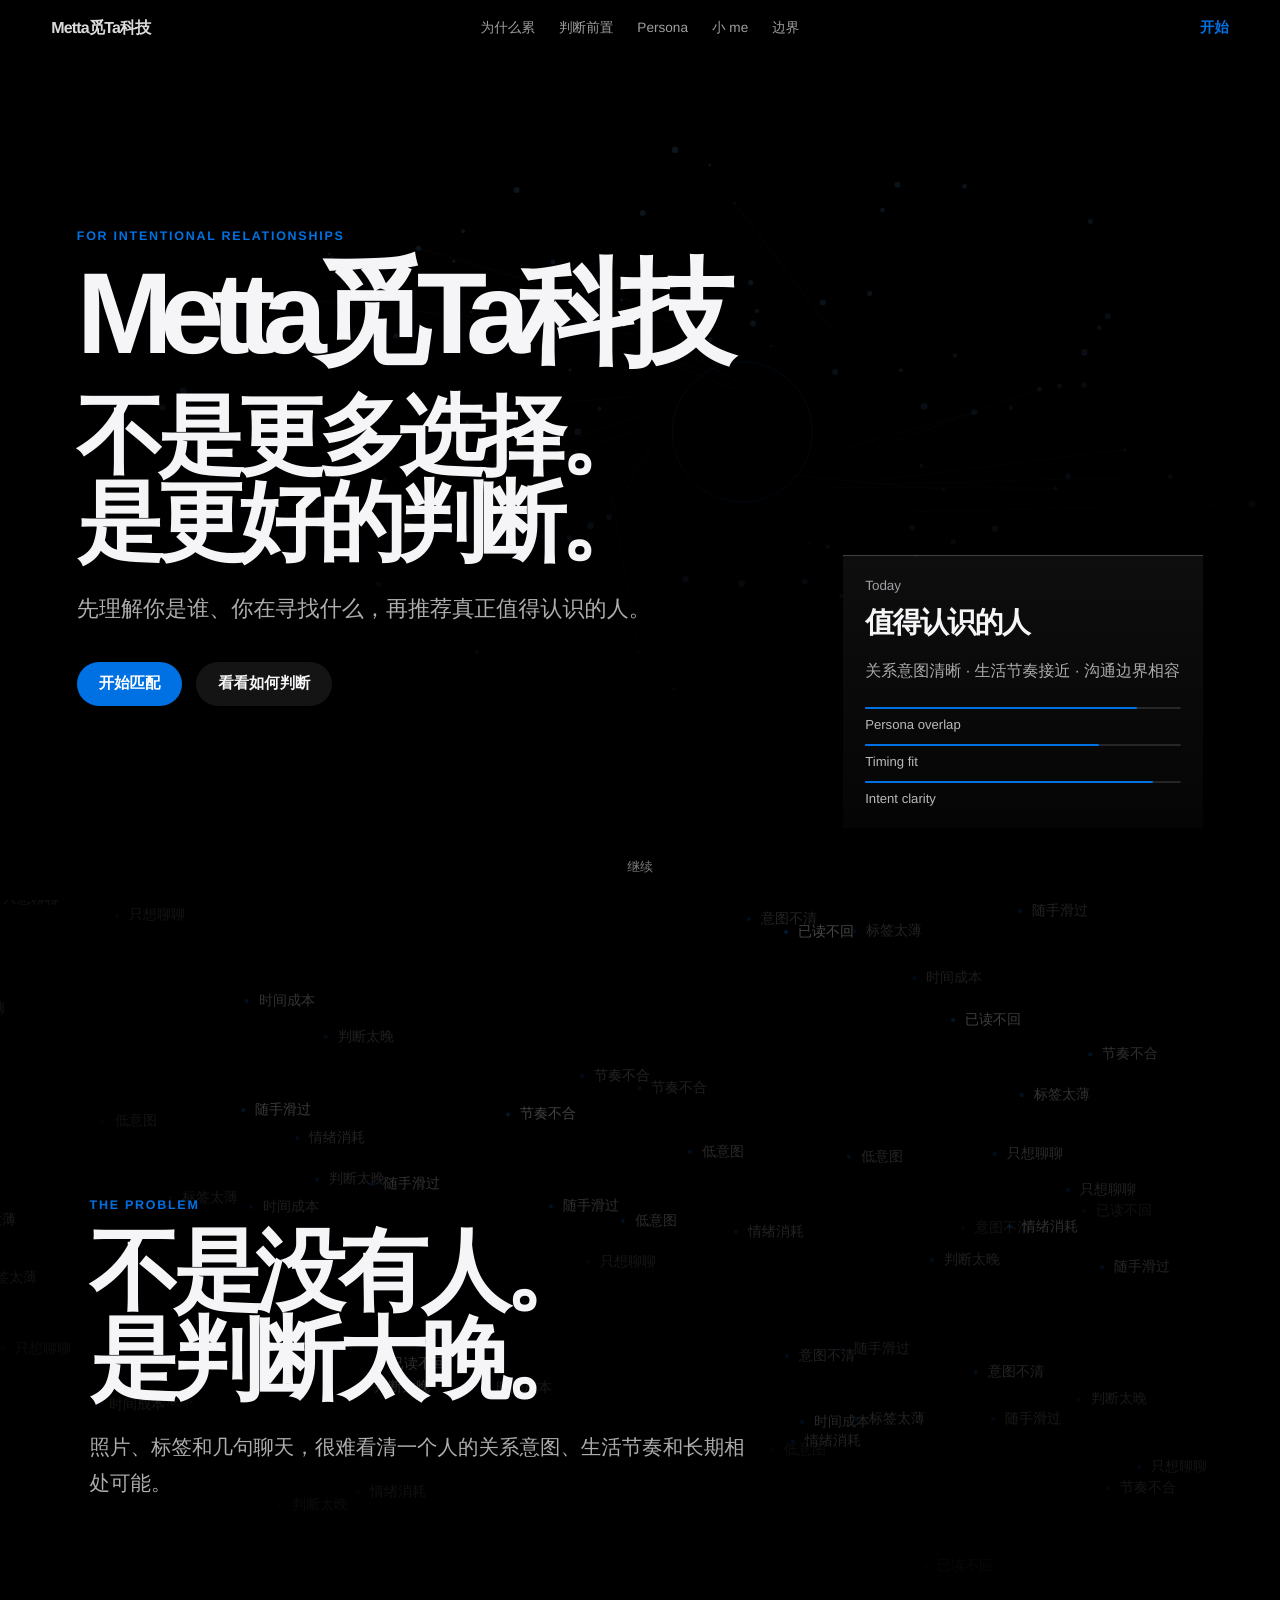
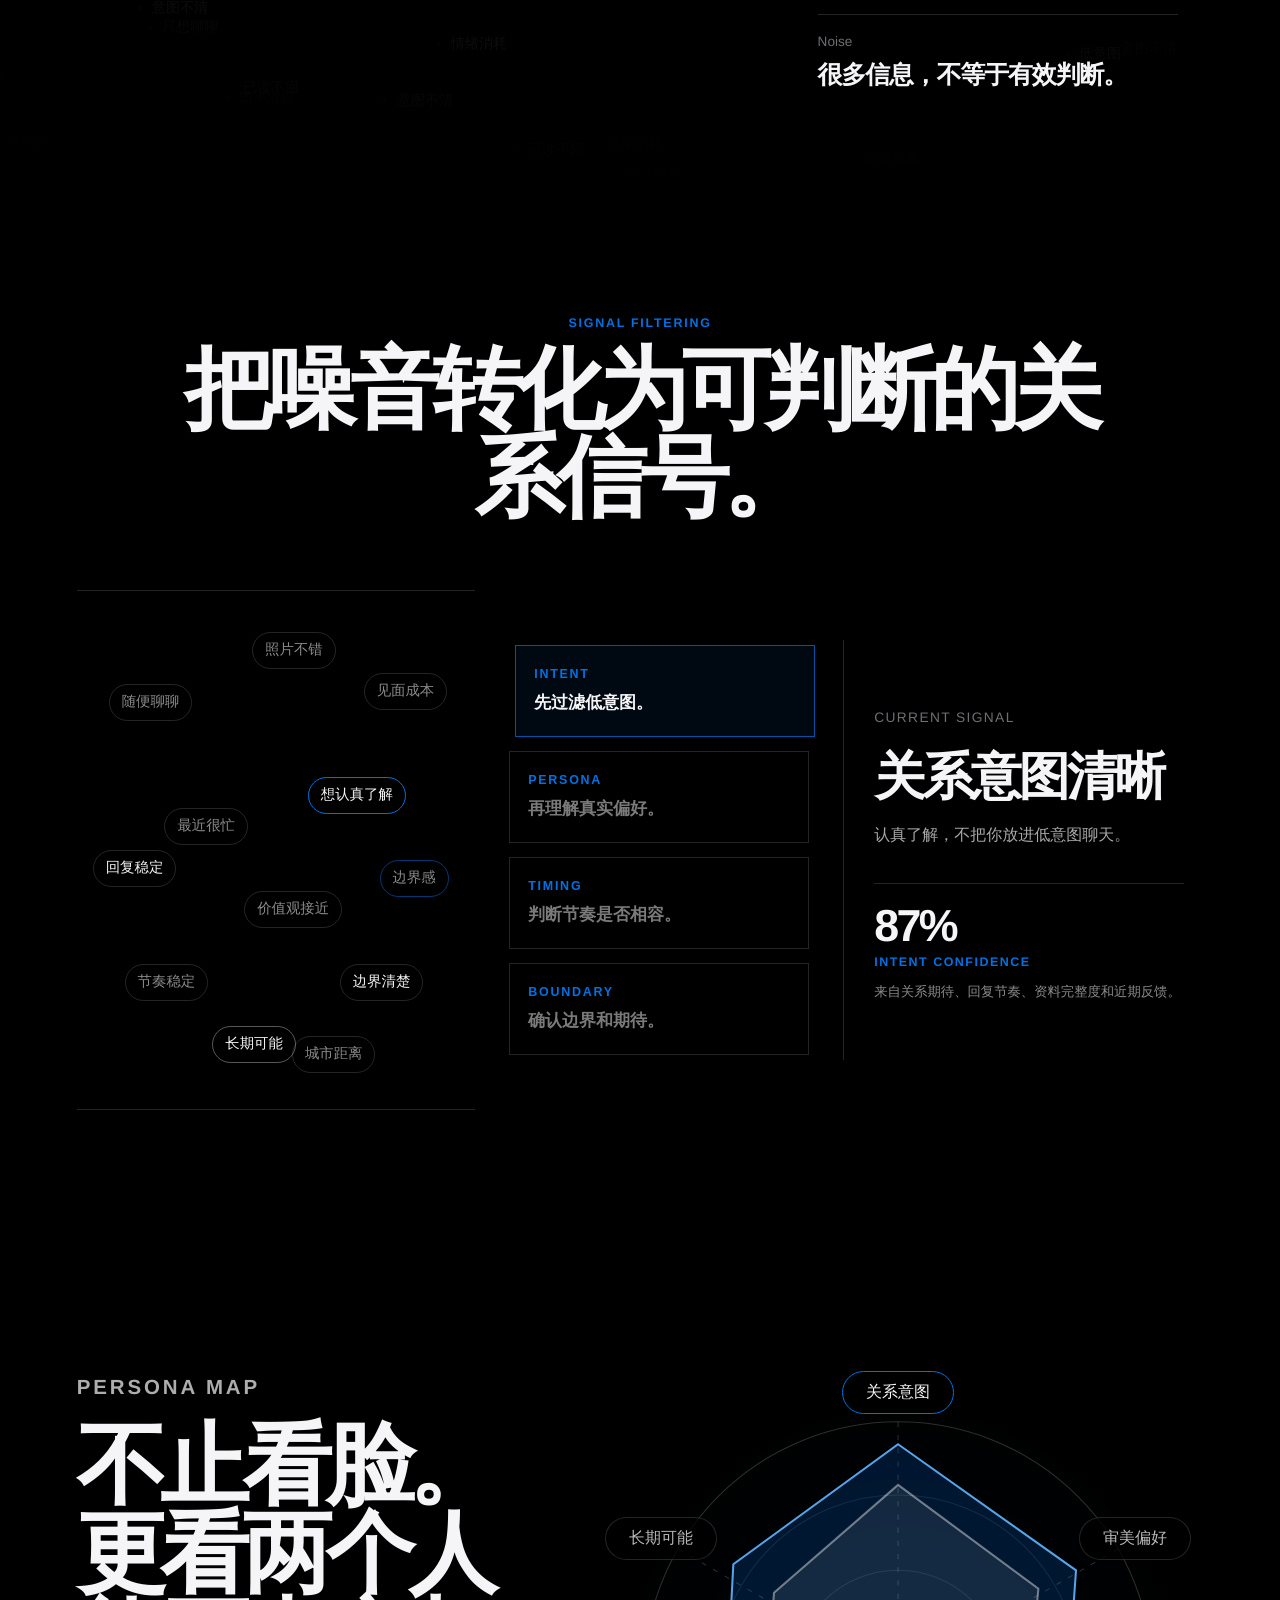
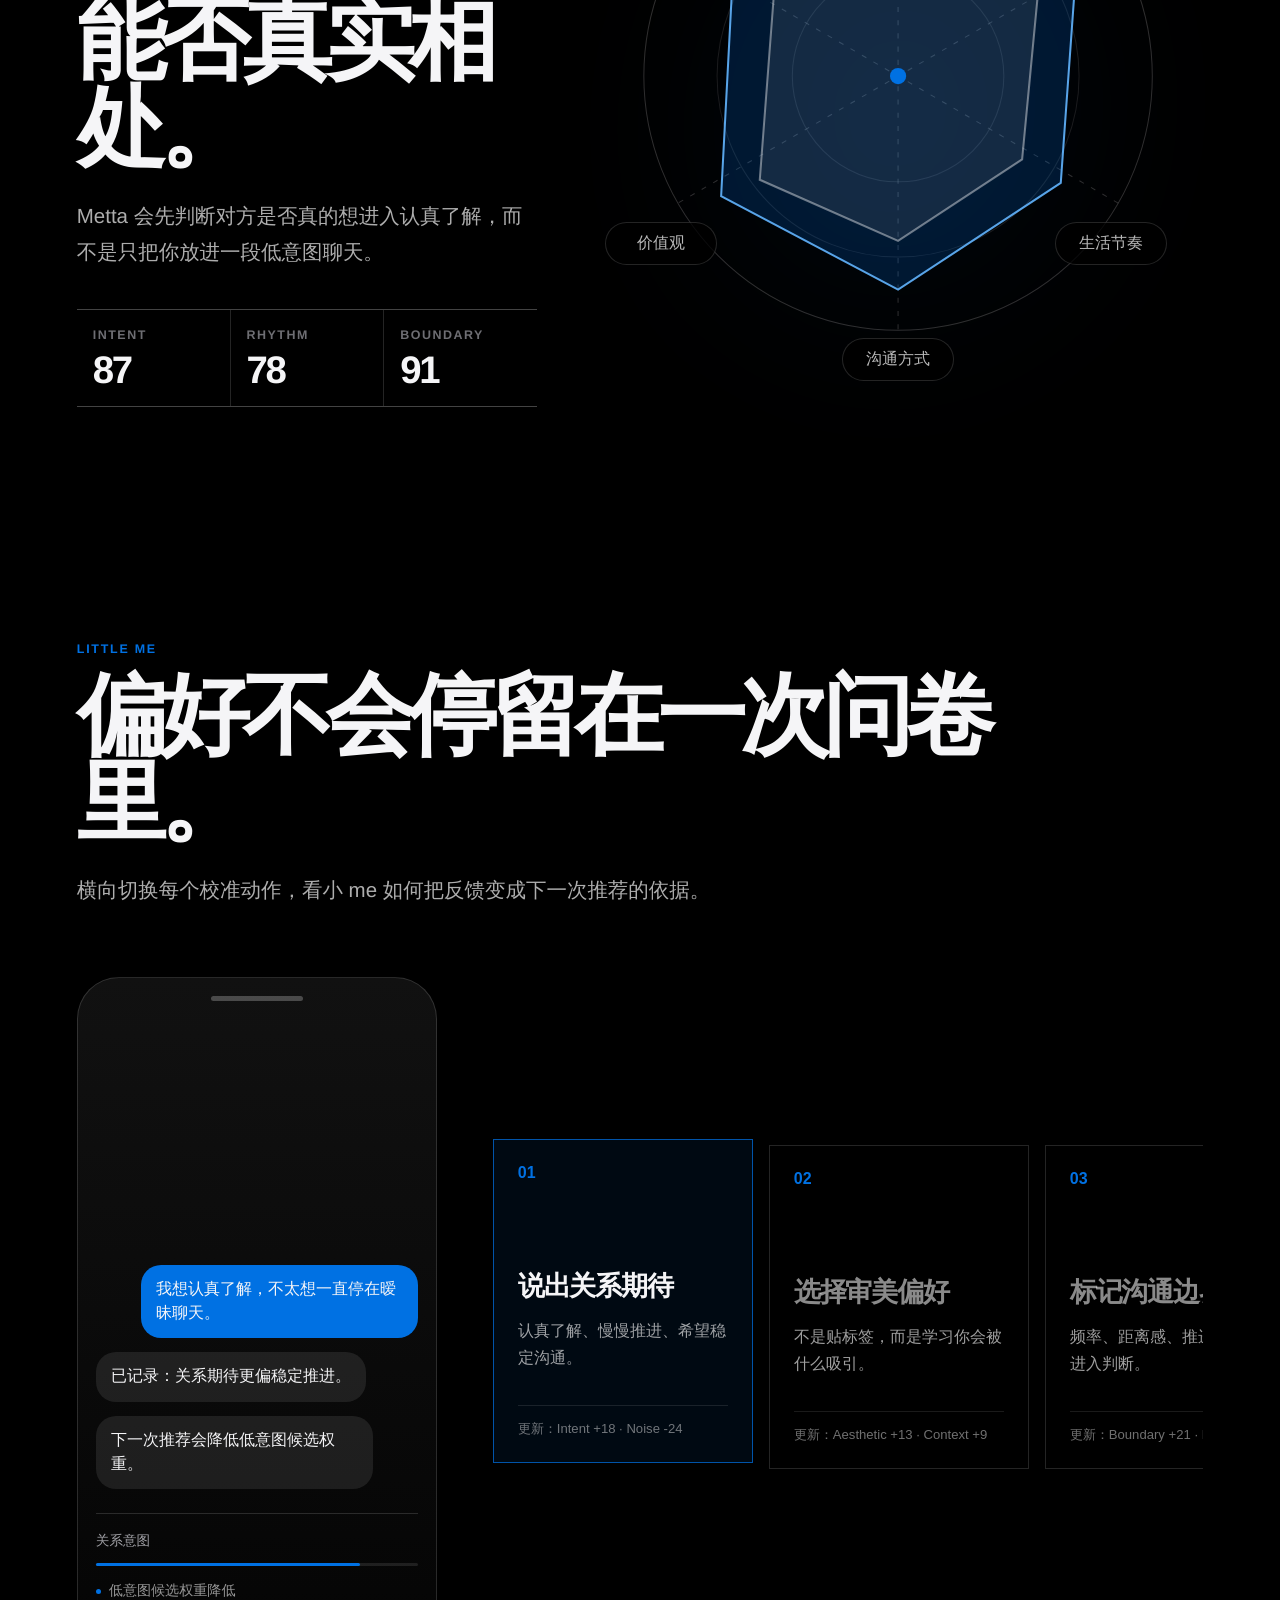
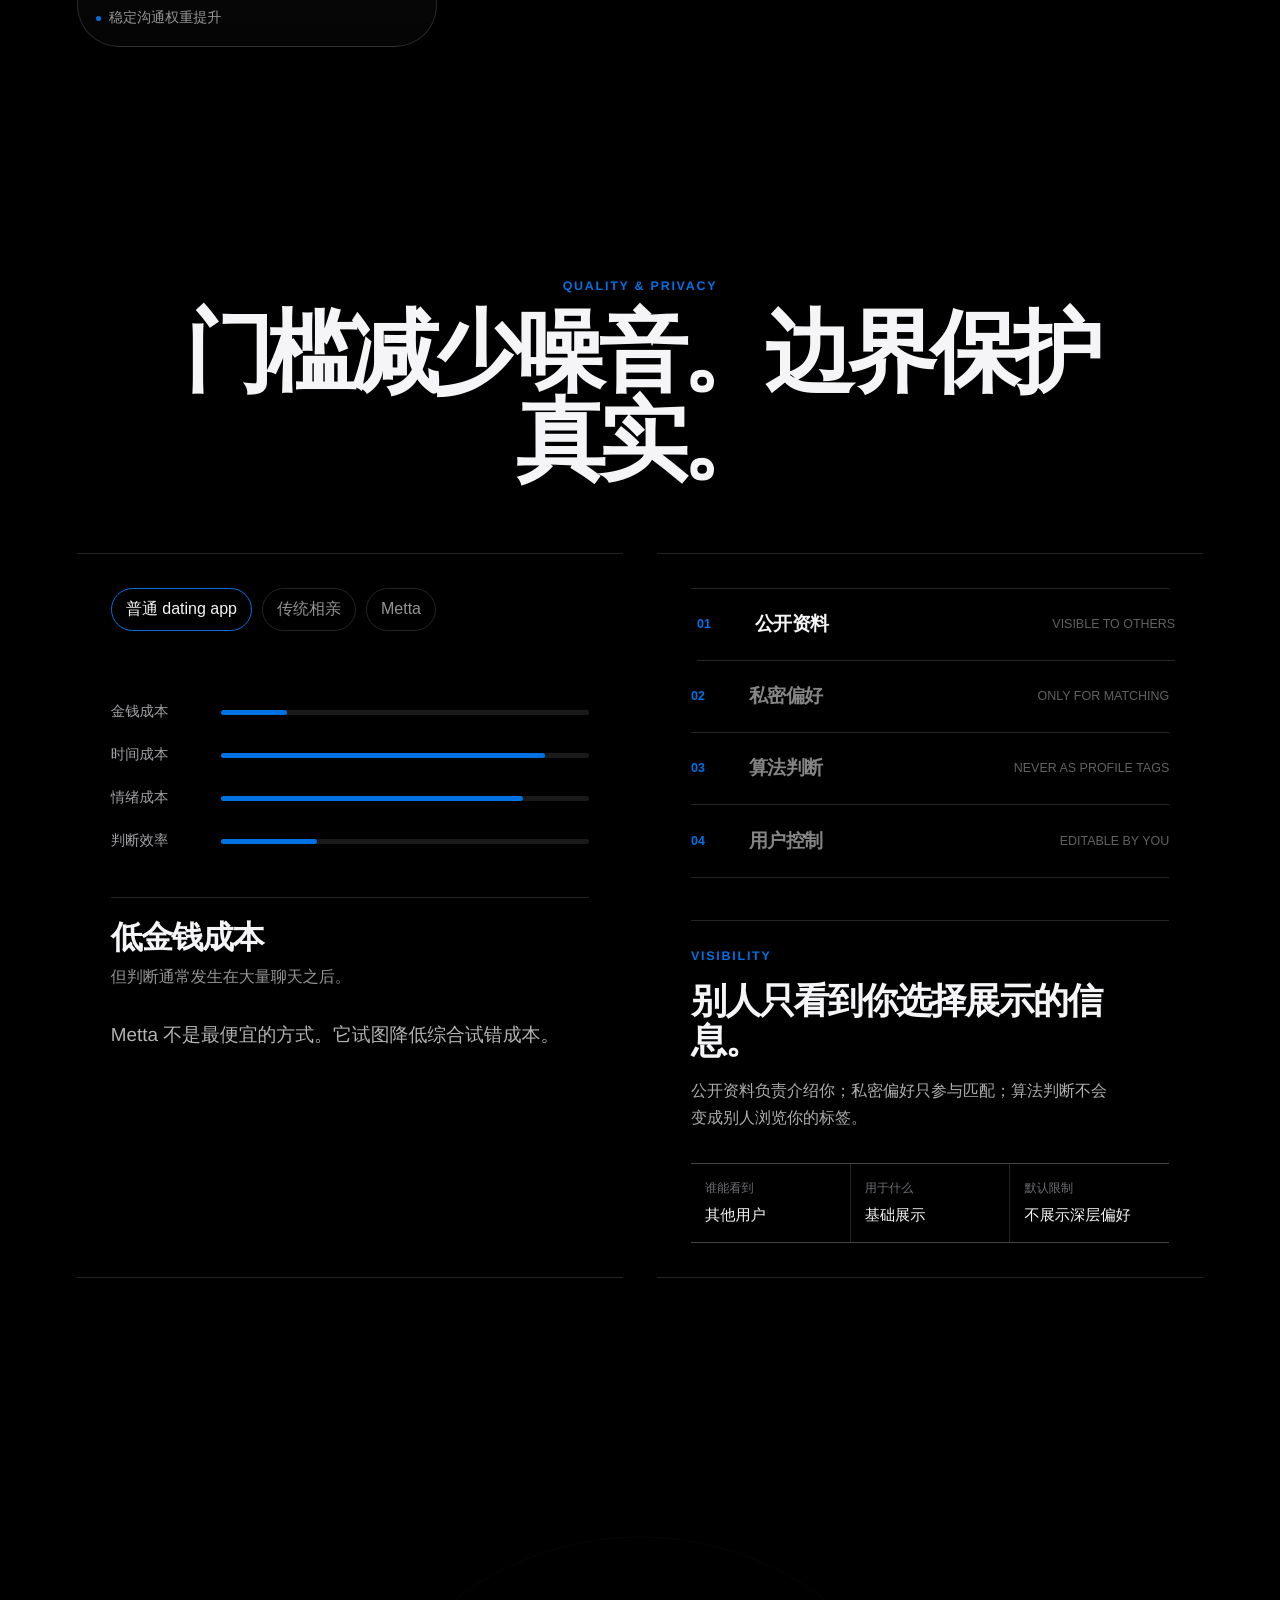
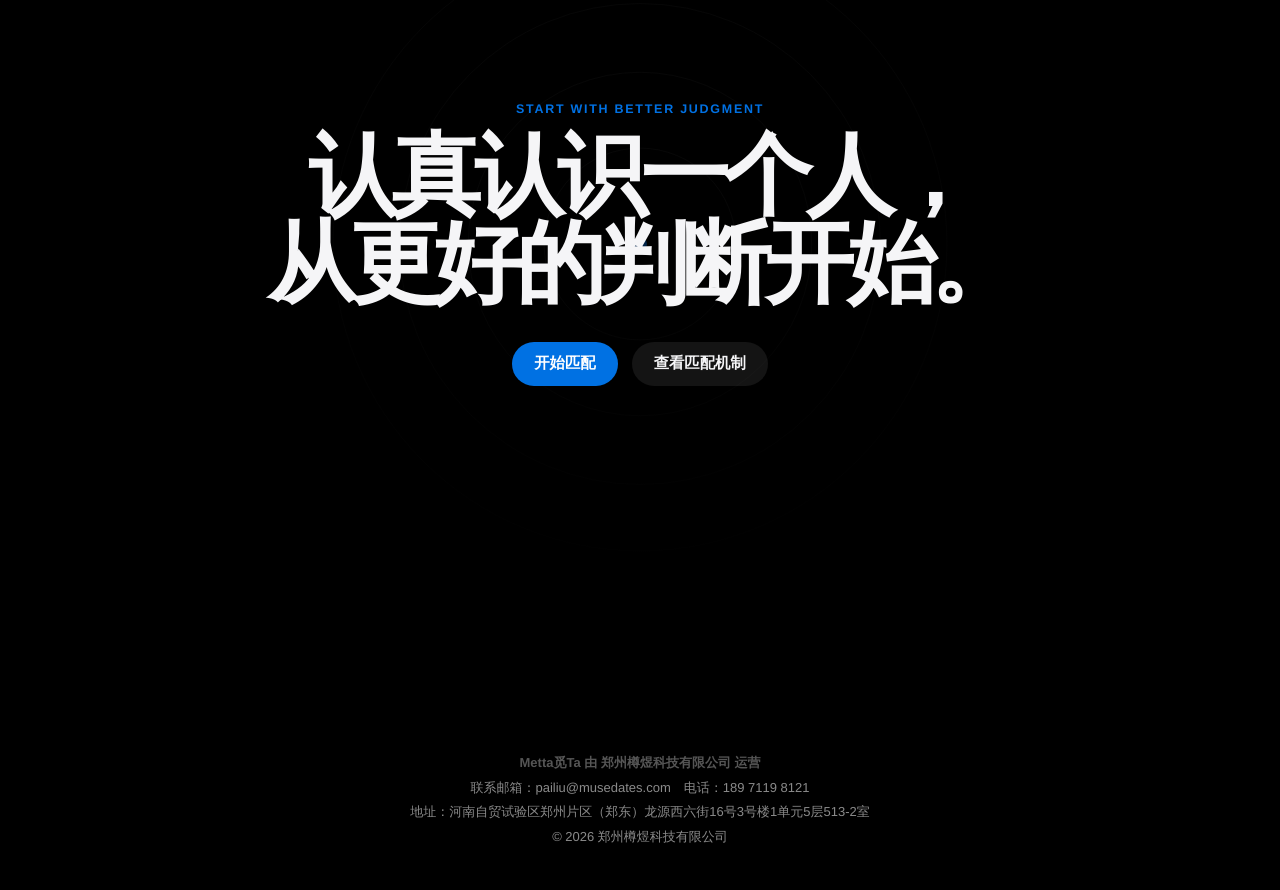
<file: index.html>
<!DOCTYPE html>
<html lang="zh-CN">
<head>
  <meta charset="UTF-8" />
  <meta name="viewport" content="width=device-width, initial-scale=1.0" />
  <title>Metta觅Ta科技 | 不是更多选择，是更好的判断</title>
  <meta name="description" content="Metta觅Ta科技，为认真关系设计的 AI 匹配系统。先理解关系信号，再推荐真正值得认识的人。" />
  <link rel="stylesheet" href="./styles.css" />
</head>
<body>
  <div class="intro" data-intro>
    <span>Metta觅Ta科技</span>
    <strong>不是更多选择。是更好的判断。</strong>
  </div>

  <header class="nav" data-nav>
    <a href="#top" class="brand">Metta觅Ta科技</a>
    <nav aria-label="页面导航">
      <a href="#noise">为什么累</a>
      <a href="#filter">判断前置</a>
      <a href="#persona">Persona</a>
      <a href="#little-me">小 me</a>
      <a href="#trust">边界</a>
    </nav>
    <a href="#start" class="nav-cta">开始</a>
  </header>

  <main>
    <section class="hero scene" id="top">
      <canvas class="signal-canvas" data-signal-canvas aria-hidden="true"></canvas>
      <div class="hero-copy" data-parallax="0.12">
        <p class="eyebrow">For intentional relationships</p>
        <h1>Metta觅Ta科技</h1>
        <p class="hero-line">不是更多选择。<br />是更好的判断。</p>
        <p class="hero-sub">
          先理解你是谁、你在寻找什么，再推荐真正值得认识的人。
        </p>
        <div class="hero-actions">
          <a class="button primary" href="#start">开始匹配</a>
          <a class="button ghost" href="#persona">看看如何判断</a>
        </div>
      </div>
      <div class="hero-proof" data-parallax="-0.08" aria-label="Metta 产品判断示意">
        <div class="proof-kicker">Today</div>
        <h2>值得认识的人</h2>
        <p>关系意图清晰 · 生活节奏接近 · 沟通边界相容</p>
        <div class="proof-meter">
          <span style="--w: 86%">Persona overlap</span>
          <span style="--w: 74%">Timing fit</span>
          <span style="--w: 91%">Intent clarity</span>
        </div>
      </div>
      <a class="scroll-hint" href="#noise">继续</a>
    </section>

    <section class="noise scene" id="noise">
      <canvas class="noise-canvas" data-noise-canvas aria-hidden="true"></canvas>
      <div class="noise-copy" data-reveal>
        <p class="eyebrow">The problem</p>
        <h2>不是没有人。<br />是判断太晚。</h2>
        <p>
          照片、标签和几句聊天，很难看清一个人的关系意图、生活节奏和长期相处可能。
        </p>
      </div>
      <div class="noise-verdict" data-reveal>
        <span>Noise</span>
        <strong>很多信息，不等于有效判断。</strong>
      </div>
    </section>

    <section class="filter scene" id="filter">
      <div class="section-title" data-reveal>
        <p class="eyebrow">Signal filtering</p>
        <h2>把噪音转化为可判断的关系信号。</h2>
      </div>
      <div class="filter-stage" data-filter-stage>
        <div class="signal-cloud" aria-hidden="true">
          <span>随便聊聊</span>
          <span>照片不错</span>
          <span>最近很忙</span>
          <span>想认真了解</span>
          <span>节奏稳定</span>
          <span>边界清楚</span>
          <span>价值观接近</span>
          <span>见面成本</span>
          <span>长期可能</span>
          <span>回复稳定</span>
          <span>边界感</span>
          <span>城市距离</span>
        </div>
        <div class="filter-stack" aria-label="Metta 筛选层">
          <button class="filter-layer is-active" data-filter="intent">
            <span>Intent</span>
            <strong>先过滤低意图。</strong>
          </button>
          <button class="filter-layer" data-filter="persona">
            <span>Persona</span>
            <strong>再理解真实偏好。</strong>
          </button>
          <button class="filter-layer" data-filter="timing">
            <span>Timing</span>
            <strong>判断节奏是否相容。</strong>
          </button>
          <button class="filter-layer" data-filter="boundary">
            <span>Boundary</span>
            <strong>确认边界和期待。</strong>
          </button>
        </div>
        <div class="clear-match" data-filter-result>
          <p>Current signal</p>
          <h3>关系意图清晰</h3>
          <span>认真了解，不把你放进低意图聊天。</span>
          <div class="signal-evidence">
            <b>87%</b>
            <em>intent confidence</em>
            <small>来自关系期待、回复节奏、资料完整度和近期反馈。</small>
          </div>
        </div>
      </div>
    </section>

    <section class="persona scene" id="persona">
      <div class="persona-copy" data-reveal>
        <p class="eyebrow">Persona map</p>
        <h2>不止看脸。<br />更看两个人能否真实相处。</h2>
        <p data-persona-copy>
          Metta 会先判断对方是否真的想进入认真了解，而不是只把你放进一段低意图聊天。
        </p>
        <div class="persona-stats" data-persona-stats>
          <div><span>Intent</span><strong>87</strong></div>
          <div><span>Rhythm</span><strong>78</strong></div>
          <div><span>Boundary</span><strong>91</strong></div>
        </div>
      </div>
      <div class="persona-map" data-reveal>
        <svg viewBox="0 0 600 600" role="img" aria-label="Metta Persona 圆形关系图">
          <circle class="map-ring" cx="300" cy="300" r="250"></circle>
          <circle class="map-ring soft" cx="300" cy="300" r="178"></circle>
          <circle class="map-ring soft" cx="300" cy="300" r="104"></circle>
          <g class="map-lines">
            <line x1="300" y1="50" x2="300" y2="550"></line>
            <line x1="516.5" y1="175" x2="83.5" y2="425"></line>
            <line x1="516.5" y1="425" x2="83.5" y2="175"></line>
          </g>
          <polygon class="map-fill" points="300,72 475,196 460,405 300,510 126,418 138,190"></polygon>
          <polygon class="map-fill second" points="300,112 438,214 422,382 300,462 164,402 178,218"></polygon>
          <circle class="map-core" cx="300" cy="300" r="8"></circle>
        </svg>
        <div class="persona-controls" aria-label="Persona 维度">
          <button class="is-active" data-persona="intent">关系意图</button>
          <button data-persona="aesthetic">审美偏好</button>
          <button data-persona="rhythm">生活节奏</button>
          <button data-persona="communication">沟通方式</button>
          <button data-persona="values">价值观</button>
          <button data-persona="future">长期可能</button>
        </div>
      </div>
    </section>

    <section class="little-me scene" id="little-me">
      <div class="section-title left" data-reveal>
        <p class="eyebrow">Little me</p>
        <h2>偏好不会停留在一次问卷里。</h2>
        <p>横向切换每个校准动作，看小 me 如何把反馈变成下一次推荐的依据。</p>
      </div>
      <div class="calibration" data-reveal>
        <div class="phone-demo" aria-live="polite">
          <div class="phone-bar"></div>
          <div class="chat-feed" data-chat-feed></div>
          <div class="model-state">
            <span data-model-label>关系意图</span>
            <div><i style="--w: 82%"></i></div>
            <ul data-model-notes>
              <li>低意图候选权重降低</li>
              <li>稳定沟通权重提升</li>
            </ul>
          </div>
        </div>
        <div class="calibration-track" aria-label="小 me 校准步骤">
          <button class="calibration-card is-active" data-calibration="intent">
            <span>01</span>
            <strong>说出关系期待</strong>
            <p>认真了解、慢慢推进、希望稳定沟通。</p>
            <small>更新：Intent +18 · Noise -24</small>
          </button>
          <button class="calibration-card" data-calibration="taste">
            <span>02</span>
            <strong>选择审美偏好</strong>
            <p>不是贴标签，而是学习你会被什么吸引。</p>
            <small>更新：Aesthetic +13 · Context +9</small>
          </button>
          <button class="calibration-card" data-calibration="boundary">
            <span>03</span>
            <strong>标记沟通边界</strong>
            <p>频率、距离感、推进速度，都进入判断。</p>
            <small>更新：Boundary +21 · Rhythm +12</small>
          </button>
          <button class="calibration-card" data-calibration="reason">
            <span>04</span>
            <strong>形成推荐依据</strong>
            <p>下一次推荐不只是“像”，而是更可能相处。</p>
            <small>输出：可解释推荐理由</small>
          </button>
        </div>
      </div>
    </section>

    <section class="trust scene" id="trust">
      <div class="section-title" data-reveal>
        <p class="eyebrow">Quality & Privacy</p>
        <h2>门槛减少噪音。边界保护真实。</h2>
      </div>
      <div class="trust-grid">
        <div class="cost-control" data-reveal>
          <div class="control-tabs" aria-label="成本方式切换">
            <button class="is-active" data-cost="app">普通 dating app</button>
            <button data-cost="agency">传统相亲</button>
            <button data-cost="muse">Metta</button>
          </div>
          <div class="cost-bars" data-cost-bars>
            <div><span>金钱成本</span><i style="--w: 18%"></i></div>
            <div><span>时间成本</span><i style="--w: 88%"></i></div>
            <div><span>情绪成本</span><i style="--w: 82%"></i></div>
            <div><span>判断效率</span><i style="--w: 26%"></i></div>
          </div>
          <div class="cost-readout" data-cost-readout>
            <strong>低金钱成本</strong>
            <span>但判断通常发生在大量聊天之后。</span>
          </div>
          <p data-cost-copy>Metta 不是最便宜的方式。它试图降低综合试错成本。</p>
        </div>
        <div class="privacy-control" data-reveal>
          <div class="privacy-layers" aria-label="隐私可见性分层">
            <button class="privacy-layer is-active" data-privacy="public">
              <span>01</span>
              <strong>公开资料</strong>
              <em>Visible to others</em>
            </button>
            <button class="privacy-layer" data-privacy="private">
              <span>02</span>
              <strong>私密偏好</strong>
              <em>Only for matching</em>
            </button>
            <button class="privacy-layer" data-privacy="model">
              <span>03</span>
              <strong>算法判断</strong>
              <em>Never as profile tags</em>
            </button>
            <button class="privacy-layer" data-privacy="control">
              <span>04</span>
              <strong>用户控制</strong>
              <em>Editable by you</em>
            </button>
          </div>
          <div class="privacy-panel" data-privacy-copy>
            <span>Visibility</span>
            <strong>别人只看到你选择展示的信息。</strong>
            <p>公开资料负责介绍你；私密偏好只参与匹配；算法判断不会变成别人浏览你的标签。</p>
            <dl>
              <div><dt>谁能看到</dt><dd>其他用户</dd></div>
              <div><dt>用于什么</dt><dd>基础展示</dd></div>
              <div><dt>默认限制</dt><dd>不展示深层偏好</dd></div>
            </dl>
          </div>
        </div>
      </div>
    </section>

    <section class="final scene" id="start">
      <canvas class="final-canvas" data-final-canvas aria-hidden="true"></canvas>
      <div class="final-copy" data-reveal>
        <p class="eyebrow">Start with better judgment</p>
        <h2>认真认识一个人，<br />从更好的判断开始。</h2>
        <div class="hero-actions">
          <a class="button primary" href="#">开始匹配</a>
          <a class="button ghost" href="#persona">查看匹配机制</a>
        </div>
      </div>
    </section>
  </main>

  <footer class="site-footer">
    <p class="site-footer-brand">Metta觅Ta 由 郑州樽煜科技有限公司 运营</p>
    <p>联系邮箱：<a href="mailto:pailiu@musedates.com">pailiu@musedates.com</a>　电话：189 7119 8121</p>
    <p>地址：河南自贸试验区郑州片区（郑东）龙源西六街16号3号楼1单元5层513-2室</p>
    <!-- 备案号下来后启用：<p>豫ICP备XXXXXXXX号-XA</p> -->
    <p>© 2026 郑州樽煜科技有限公司</p>
  </footer>

  <script src="./script.js"></script>
</body>
</html>
</file>
<file: styles.css>
:root {
  --black: #000;
  --black-2: #050505;
  --black-3: #0c0c0e;
  --white: #f5f5f7;
  --muted: #a1a1a6;
  --muted-2: #6e6e73;
  --line: rgba(255, 255, 255, 0.14);
  --line-strong: rgba(255, 255, 255, 0.24);
  --blue: #0071e3;
  --blue-soft: rgba(0, 113, 227, 0.22);
  --max: 1180px;
  --font: "Avenir Next", "SF Pro Display", "PingFang SC", "Noto Sans SC", sans-serif;
}

* {
  box-sizing: border-box;
}

html {
  scroll-behavior: smooth;
  background: var(--black);
}

body {
  margin: 0;
  background: var(--black);
  color: var(--white);
  font-family: var(--font);
  -webkit-font-smoothing: antialiased;
  text-rendering: geometricPrecision;
}

a {
  color: inherit;
  text-decoration: none;
}

button {
  font: inherit;
}

.intro {
  position: fixed;
  inset: 0;
  z-index: 80;
  display: grid;
  place-items: center;
  gap: 18px;
  align-content: center;
  background: #000;
  color: var(--white);
  transition: opacity 720ms ease, visibility 720ms ease;
}

.intro span {
  font-size: clamp(2.4rem, 8vw, 7.4rem);
  font-weight: 700;
  letter-spacing: -0.08em;
}

.intro strong {
  color: rgba(255, 255, 255, 0.68);
  font-size: clamp(1rem, 2vw, 1.35rem);
  font-weight: 500;
  letter-spacing: -0.02em;
}

.intro.is-hidden {
  opacity: 0;
  visibility: hidden;
  pointer-events: none;
}

.nav {
  position: fixed;
  top: 0;
  left: 0;
  right: 0;
  z-index: 40;
  height: 58px;
  display: grid;
  grid-template-columns: 1fr auto 1fr;
  align-items: center;
  gap: 24px;
  padding: 0 max(22px, 4vw);
  color: rgba(255, 255, 255, 0.86);
  background: rgba(0, 0, 0, 0.46);
  border-bottom: 1px solid transparent;
  backdrop-filter: blur(18px);
  -webkit-backdrop-filter: blur(18px);
  transition: background 240ms ease, border-color 240ms ease;
}

.nav.is-scrolled {
  background: rgba(0, 0, 0, 0.76);
  border-color: var(--line);
}

.brand {
  justify-self: start;
  font-weight: 700;
  letter-spacing: -0.05em;
}

.nav nav {
  display: flex;
  gap: 24px;
  color: rgba(255, 255, 255, 0.62);
  font-size: 0.85rem;
}

.nav nav a:hover,
.nav-cta:hover {
  color: var(--white);
}

.nav-cta {
  justify-self: end;
  color: var(--blue);
  font-size: 0.9rem;
  font-weight: 650;
}

.scene {
  position: relative;
  min-height: 100svh;
  overflow: hidden;
}

.eyebrow {
  margin: 0;
  color: var(--blue);
  font-size: 0.78rem;
  font-weight: 700;
  letter-spacing: 0.14em;
  text-transform: uppercase;
}

.button {
  display: inline-flex;
  align-items: center;
  justify-content: center;
  min-height: 44px;
  padding: 0 22px;
  border-radius: 999px;
  font-size: 0.96rem;
  font-weight: 650;
  transition: transform 180ms ease, background 180ms ease, color 180ms ease;
}

.button:hover {
  transform: translateY(-2px);
}

.button.primary {
  background: var(--blue);
  color: #fff;
}

.button.ghost {
  background: rgba(255, 255, 255, 0.08);
  color: var(--white);
}

.hero {
  display: grid;
  align-items: center;
  padding: 90px max(24px, 6vw) 56px;
}

.signal-canvas,
.noise-canvas,
.final-canvas {
  position: absolute;
  inset: 0;
  width: 100%;
  height: 100%;
}

.hero::after,
.noise::after,
.final::after {
  content: "";
  position: absolute;
  inset: 0;
  pointer-events: none;
  background:
    radial-gradient(circle at 50% 45%, transparent 0 24%, rgba(0, 0, 0, 0.18) 55%, rgba(0, 0, 0, 0.82) 100%),
    linear-gradient(180deg, rgba(0, 0, 0, 0.2), #000 98%);
}

.hero-copy {
  position: relative;
  z-index: 2;
  width: min(860px, 100%);
}

.hero h1 {
  margin: 18px 0 0;
  /* 品牌名从 “Muse 觅Ta”(≈4em) 变成 “Metta觅Ta科技”(≈6.1em)，
     字号必须同比缩小，否则会超出 .hero-copy 的 860px 上限并向上溢出 */
  font-size: clamp(3.4rem, 9vw, 8.4rem);
  line-height: 0.92;
  letter-spacing: -0.11em;
  text-wrap: balance;
}

.hero-line {
  margin: 28px 0 0;
  max-width: 780px;
  font-size: clamp(2.35rem, 6.8vw, 6.8rem);
  font-weight: 700;
  line-height: 0.98;
  letter-spacing: -0.075em;
}

.hero-sub {
  max-width: 580px;
  margin: 26px 0 0;
  color: rgba(255, 255, 255, 0.68);
  font-size: clamp(1.05rem, 1.8vw, 1.38rem);
  line-height: 1.65;
}

.hero-actions {
  display: flex;
  gap: 14px;
  flex-wrap: wrap;
  margin-top: 34px;
}

.hero-proof {
  position: absolute;
  z-index: 3;
  right: max(24px, 6vw);
  bottom: 8vh;
  width: min(360px, calc(100% - 48px));
  padding: 22px;
  border-top: 1px solid var(--line-strong);
  background: linear-gradient(180deg, rgba(255, 255, 255, 0.055), rgba(255, 255, 255, 0.02));
  backdrop-filter: blur(22px);
  -webkit-backdrop-filter: blur(22px);
}

.proof-kicker {
  color: var(--muted);
  font-size: 0.84rem;
}

.hero-proof h2 {
  margin: 10px 0 0;
  font-size: 1.8rem;
  letter-spacing: -0.05em;
}

.hero-proof p {
  color: rgba(255, 255, 255, 0.66);
  line-height: 1.6;
}

.proof-meter {
  display: grid;
  gap: 12px;
  margin-top: 22px;
}

.proof-meter span {
  position: relative;
  display: block;
  padding-top: 10px;
  color: rgba(255, 255, 255, 0.72);
  font-size: 0.82rem;
}

.proof-meter span::before,
.proof-meter span::after {
  content: "";
  position: absolute;
  top: 0;
  left: 0;
  height: 2px;
  border-radius: 999px;
}

.proof-meter span::before {
  width: 100%;
  background: rgba(255, 255, 255, 0.12);
}

.proof-meter span::after {
  width: var(--w);
  background: var(--blue);
  transform-origin: left;
  animation: grow-meter 1200ms ease both;
}

.scroll-hint {
  position: absolute;
  z-index: 3;
  left: 50%;
  bottom: 24px;
  color: rgba(255, 255, 255, 0.48);
  font-size: 0.8rem;
  transform: translateX(-50%);
}

.noise {
  display: grid;
  align-items: center;
  padding: 96px max(24px, 7vw);
}

.noise-copy {
  position: relative;
  z-index: 2;
  width: min(780px, 100%);
}

.noise-copy h2,
.section-title h2,
.persona-copy h2,
.final-copy h2 {
  margin: 16px 0 0;
  font-size: clamp(3rem, 7vw, 7.2rem);
  line-height: 0.98;
  letter-spacing: -0.075em;
}

.noise-copy p:not(.eyebrow),
.section-title p:not(.eyebrow),
.persona-copy p,
.final-copy p:not(.eyebrow) {
  max-width: 660px;
  margin: 26px 0 0;
  color: rgba(255, 255, 255, 0.68);
  font-size: clamp(1.05rem, 1.7vw, 1.28rem);
  line-height: 1.75;
}

.noise-verdict {
  position: absolute;
  z-index: 2;
  right: max(24px, 8vw);
  bottom: 12vh;
  width: min(360px, calc(100% - 48px));
  border-top: 1px solid var(--line);
  padding-top: 18px;
}

.noise-verdict span {
  color: var(--muted-2);
  font-size: 0.85rem;
}

.noise-verdict strong {
  display: block;
  margin-top: 10px;
  font-size: 1.55rem;
  line-height: 1.25;
  letter-spacing: -0.04em;
}

.filter,
.persona,
.little-me,
.trust,
.final {
  padding: 116px max(24px, 6vw);
}

.section-title {
  position: relative;
  z-index: 1;
  width: min(980px, 100%);
  margin: 0 auto 68px;
  text-align: center;
}

.section-title.left {
  margin-left: 0;
  text-align: left;
}

.filter-stage {
  width: min(var(--max), 100%);
  margin: 0 auto;
  display: grid;
  grid-template-columns: 1fr 300px 360px;
  gap: 34px;
  align-items: center;
}

.signal-cloud {
  position: relative;
  min-height: 520px;
  border-top: 1px solid var(--line);
  border-bottom: 1px solid var(--line);
}

.signal-cloud span {
  position: absolute;
  padding: 8px 12px;
  border: 1px solid var(--line);
  border-radius: 999px;
  color: rgba(255, 255, 255, 0.54);
  font-size: 0.9rem;
  animation: drift 9s ease-in-out infinite alternate;
}

.signal-cloud span:nth-child(1) { left: 8%; top: 18%; }
.signal-cloud span:nth-child(2) { left: 44%; top: 8%; animation-delay: -1s; }
.signal-cloud span:nth-child(3) { left: 22%; top: 42%; animation-delay: -2s; }
.signal-cloud span:nth-child(4) { left: 58%; top: 36%; color: var(--white); border-color: var(--blue); }
.signal-cloud span:nth-child(5) { left: 12%; top: 72%; animation-delay: -3s; }
.signal-cloud span:nth-child(6) { left: 66%; top: 72%; color: var(--white); }
.signal-cloud span:nth-child(7) { left: 42%; top: 58%; animation-delay: -4s; }
.signal-cloud span:nth-child(8) { left: 72%; top: 16%; animation-delay: -5s; }
.signal-cloud span:nth-child(9) { left: 34%; top: 84%; color: var(--white); border-color: rgba(255, 255, 255, 0.34); }
.signal-cloud span:nth-child(10) { left: 4%; top: 50%; color: var(--white); animation-delay: -2.5s; }
.signal-cloud span:nth-child(11) { left: 76%; top: 52%; border-color: rgba(0, 113, 227, 0.5); animation-delay: -4.5s; }
.signal-cloud span:nth-child(12) { left: 54%; top: 86%; animation-delay: -6s; }

.filter-stack {
  display: grid;
  gap: 14px;
}

.filter-layer {
  min-height: 92px;
  padding: 18px;
  border: 1px solid var(--line);
  background: transparent;
  color: rgba(255, 255, 255, 0.48);
  text-align: left;
  cursor: pointer;
  transition: border-color 220ms ease, color 220ms ease, transform 220ms ease, background 220ms ease;
}

.filter-layer:hover,
.filter-layer.is-active {
  color: var(--white);
  border-color: rgba(0, 113, 227, 0.72);
  background: rgba(0, 113, 227, 0.08);
  transform: translateX(6px);
}

.filter-layer span {
  display: block;
  color: var(--blue);
  font-size: 0.78rem;
  font-weight: 700;
  letter-spacing: 0.14em;
  text-transform: uppercase;
}

.filter-layer strong {
  display: block;
  margin-top: 10px;
  font-size: 1.05rem;
}

.clear-match {
  min-height: 420px;
  display: grid;
  align-content: center;
  padding: 30px 0 30px 30px;
  border-left: 1px solid var(--line);
}

.clear-match p {
  color: var(--muted-2);
  font-size: 0.86rem;
  text-transform: uppercase;
  letter-spacing: 0.1em;
}

.clear-match h3 {
  margin: 12px 0 0;
  font-size: clamp(2rem, 4vw, 4rem);
  line-height: 1;
  letter-spacing: -0.06em;
}

.clear-match span {
  display: block;
  max-width: 300px;
  margin-top: 20px;
  color: rgba(255, 255, 255, 0.66);
  line-height: 1.7;
}

.signal-evidence {
  width: min(310px, 100%);
  margin-top: 34px;
  padding-top: 22px;
  border-top: 1px solid var(--line);
}

.signal-evidence b {
  display: block;
  color: var(--white);
  font-size: 2.8rem;
  line-height: 0.9;
  letter-spacing: -0.06em;
}

.signal-evidence em {
  display: block;
  margin-top: 8px;
  color: var(--blue);
  font-size: 0.78rem;
  font-style: normal;
  font-weight: 700;
  letter-spacing: 0.12em;
  text-transform: uppercase;
}

.signal-evidence small {
  display: block;
  margin-top: 12px;
  color: rgba(255, 255, 255, 0.54);
  line-height: 1.65;
}

.persona {
  display: grid;
  grid-template-columns: minmax(340px, 0.86fr) minmax(420px, 1.14fr);
  gap: 56px;
  align-items: center;
}

.persona-copy {
  position: relative;
  z-index: 2;
}

.persona-stats {
  display: grid;
  grid-template-columns: repeat(3, minmax(0, 1fr));
  gap: 1px;
  width: min(560px, 100%);
  margin-top: 38px;
  border-top: 1px solid var(--line);
  border-bottom: 1px solid var(--line);
  background: var(--line);
}

.persona-stats div {
  padding: 18px 16px;
  background: var(--black);
}

.persona-stats span {
  display: block;
  color: var(--muted-2);
  font-size: 0.78rem;
  font-weight: 700;
  letter-spacing: 0.12em;
  text-transform: uppercase;
}

.persona-stats strong {
  display: block;
  margin-top: 12px;
  font-size: 2.4rem;
  line-height: 0.9;
  letter-spacing: -0.06em;
}

.persona-map {
  position: relative;
  width: min(680px, 100%);
  aspect-ratio: 1 / 1;
  margin: 0 auto;
}

.persona-map svg {
  width: 100%;
  height: 100%;
  display: block;
  filter: drop-shadow(0 40px 90px rgba(0, 113, 227, 0.18));
}

.map-ring,
.map-lines line {
  fill: none;
  stroke: rgba(255, 255, 255, 0.18);
  stroke-width: 1;
}

.map-ring.soft {
  stroke: rgba(255, 255, 255, 0.1);
}

.map-lines line {
  stroke-dasharray: 5 8;
}

.map-fill {
  fill: rgba(0, 113, 227, 0.2);
  stroke: rgba(98, 181, 255, 0.9);
  stroke-width: 2;
  transform-origin: center;
  animation: radar-in 1000ms ease both;
}

.map-fill.second {
  fill: rgba(255, 255, 255, 0.08);
  stroke: rgba(255, 255, 255, 0.42);
}

.map-core {
  fill: var(--blue);
}

.persona-controls {
  position: absolute;
  inset: 0;
}

.persona-controls button {
  position: absolute;
  min-width: 112px;
  padding: 10px 13px;
  border: 1px solid var(--line);
  border-radius: 999px;
  background: rgba(0, 0, 0, 0.74);
  color: rgba(255, 255, 255, 0.72);
  cursor: pointer;
  transition: color 180ms ease, border-color 180ms ease, transform 180ms ease;
}

.persona-controls button:hover,
.persona-controls button.is-active {
  color: var(--white);
  border-color: var(--blue);
  transform: scale(1.04);
}

.persona-controls button:nth-child(1) { left: 50%; top: 0; transform: translateX(-50%); }
.persona-controls button:nth-child(2) { right: 2%; top: 24%; }
.persona-controls button:nth-child(3) { right: 6%; bottom: 19%; }
.persona-controls button:nth-child(4) { left: 50%; bottom: 0; transform: translateX(-50%); }
.persona-controls button:nth-child(5) { left: 2%; bottom: 19%; }
.persona-controls button:nth-child(6) { left: 2%; top: 24%; }

.little-me {
  min-height: auto;
}

.calibration {
  width: min(var(--max), 100%);
  margin: 0 auto;
  display: grid;
  grid-template-columns: 360px minmax(0, 1fr);
  gap: 56px;
  align-items: center;
}

.phone-demo {
  min-height: 640px;
  padding: 18px;
  border: 1px solid var(--line);
  border-radius: 42px;
  background: linear-gradient(180deg, #111, #050505);
  box-shadow: 0 42px 120px rgba(0, 0, 0, 0.58);
}

.phone-bar {
  width: 92px;
  height: 5px;
  margin: 0 auto 28px;
  border-radius: 999px;
  background: rgba(255, 255, 255, 0.24);
}

.chat-feed {
  min-height: 460px;
  display: grid;
  align-content: end;
  gap: 14px;
}

.bubble {
  max-width: 86%;
  padding: 13px 15px;
  border-radius: 20px;
  color: var(--white);
  line-height: 1.48;
  animation: bubble-in 360ms ease both;
}

.bubble.user {
  justify-self: end;
  background: var(--blue);
}

.bubble.me {
  justify-self: start;
  background: rgba(255, 255, 255, 0.09);
}

.model-state {
  margin-top: 24px;
  padding-top: 18px;
  border-top: 1px solid var(--line);
}

.model-state span {
  color: var(--muted);
  font-size: 0.85rem;
}

.model-state div {
  height: 3px;
  margin-top: 12px;
  border-radius: 999px;
  background: rgba(255, 255, 255, 0.1);
}

.model-state i {
  display: block;
  width: var(--w);
  height: 100%;
  border-radius: inherit;
  background: var(--blue);
  transition: width 420ms ease;
}

.model-state ul {
  display: grid;
  gap: 8px;
  margin: 16px 0 0;
  padding: 0;
  list-style: none;
}

.model-state li {
  color: rgba(255, 255, 255, 0.58);
  font-size: 0.88rem;
}

.model-state li::before {
  content: "";
  display: inline-block;
  width: 5px;
  height: 5px;
  margin-right: 8px;
  border-radius: 50%;
  background: var(--blue);
  vertical-align: middle;
}

.calibration-track {
  display: grid;
  grid-template-columns: repeat(4, minmax(260px, 1fr));
  gap: 16px;
  overflow-x: auto;
  padding: 8px 0 18px;
  scroll-snap-type: x mandatory;
}

.calibration-card {
  min-height: 320px;
  padding: 24px;
  border: 1px solid var(--line);
  background: transparent;
  color: rgba(255, 255, 255, 0.54);
  text-align: left;
  cursor: pointer;
  scroll-snap-align: start;
  transition: color 220ms ease, border-color 220ms ease, background 220ms ease, transform 220ms ease;
}

.calibration-card:hover,
.calibration-card.is-active {
  color: var(--white);
  border-color: rgba(0, 113, 227, 0.72);
  background: rgba(0, 113, 227, 0.08);
  transform: translateY(-6px);
}

.calibration-card span {
  color: var(--blue);
  font-weight: 800;
}

.calibration-card strong {
  display: block;
  margin-top: 88px;
  font-size: 1.7rem;
  line-height: 1.18;
  letter-spacing: -0.045em;
}

.calibration-card p {
  color: rgba(255, 255, 255, 0.62);
  line-height: 1.65;
}

.calibration-card small {
  display: block;
  margin-top: 34px;
  padding-top: 14px;
  border-top: 1px solid rgba(255, 255, 255, 0.1);
  color: rgba(255, 255, 255, 0.44);
  font-size: 0.82rem;
}

.trust-grid {
  width: min(var(--max), 100%);
  margin: 0 auto;
  display: grid;
  grid-template-columns: 1fr 1fr;
  gap: 34px;
}

.cost-control,
.privacy-control {
  min-height: 560px;
  padding: 34px;
  border-top: 1px solid var(--line);
  border-bottom: 1px solid var(--line);
}

.control-tabs {
  display: flex;
  gap: 10px;
  flex-wrap: wrap;
}

.control-tabs button {
  padding: 10px 14px;
  border: 1px solid var(--line);
  border-radius: 999px;
  background: transparent;
  color: rgba(255, 255, 255, 0.58);
  cursor: pointer;
}

.control-tabs button.is-active {
  color: var(--white);
  border-color: var(--blue);
}

.cost-bars {
  display: grid;
  gap: 24px;
  margin-top: 72px;
}

.cost-bars div {
  display: grid;
  grid-template-columns: 92px 1fr;
  gap: 18px;
  align-items: center;
}

.cost-bars span {
  color: var(--muted);
  font-size: 0.9rem;
}

.cost-bars i {
  position: relative;
  height: 5px;
  border-radius: 999px;
  background: rgba(255, 255, 255, 0.1);
}

.cost-bars i::after {
  content: "";
  position: absolute;
  inset: 0 auto 0 0;
  width: var(--w);
  border-radius: inherit;
  background: var(--blue);
  transition: width 420ms cubic-bezier(0.2, 0.8, 0.2, 1);
}

.cost-control p {
  max-width: 470px;
  margin-top: 28px;
  color: rgba(255, 255, 255, 0.7);
  font-size: 1.18rem;
  line-height: 1.7;
}

.cost-readout {
  margin-top: 46px;
  padding-top: 22px;
  border-top: 1px solid var(--line);
}

.cost-readout strong {
  display: block;
  font-size: 2rem;
  line-height: 1.1;
  letter-spacing: -0.05em;
}

.cost-readout span {
  display: block;
  max-width: 420px;
  margin-top: 10px;
  color: rgba(255, 255, 255, 0.58);
  line-height: 1.65;
}

.privacy-layers {
  display: grid;
  border-top: 1px solid var(--line);
  border-bottom: 1px solid var(--line);
}

.privacy-layer {
  display: grid;
  grid-template-columns: 42px 1fr auto;
  gap: 16px;
  align-items: center;
  min-height: 72px;
  padding: 0;
  border: 0;
  border-bottom: 1px solid var(--line);
  background: transparent;
  color: rgba(255, 255, 255, 0.52);
  text-align: left;
  cursor: pointer;
  transition: color 180ms ease, transform 180ms ease;
}

.privacy-layer:last-child {
  border-bottom: 0;
}

.privacy-layer:hover,
.privacy-layer.is-active {
  color: var(--white);
  transform: translateX(6px);
}

.privacy-layer span {
  color: var(--blue);
  font-size: 0.78rem;
  font-weight: 800;
}

.privacy-layer strong {
  font-size: 1.18rem;
  letter-spacing: -0.035em;
}

.privacy-layer em {
  color: rgba(255, 255, 255, 0.38);
  font-size: 0.78rem;
  font-style: normal;
  text-transform: uppercase;
}

.privacy-panel {
  margin-top: 42px;
  padding-top: 26px;
  border-top: 1px solid var(--line);
  transition: opacity 160ms ease, transform 160ms ease;
}

.privacy-panel span {
  color: var(--blue);
  font-size: 0.78rem;
  font-weight: 700;
  letter-spacing: 0.14em;
  text-transform: uppercase;
}

.privacy-panel strong {
  display: block;
  margin-top: 16px;
  font-size: 2.25rem;
  line-height: 1.13;
  letter-spacing: -0.05em;
}

.privacy-panel p {
  max-width: 430px;
  color: rgba(255, 255, 255, 0.68);
  line-height: 1.72;
}

.privacy-panel dl {
  display: grid;
  grid-template-columns: repeat(3, minmax(0, 1fr));
  gap: 1px;
  margin: 30px 0 0;
  background: var(--line);
  border-top: 1px solid var(--line);
  border-bottom: 1px solid var(--line);
}

.privacy-panel div {
  padding: 16px 14px;
  background: var(--black);
}

.privacy-panel dt {
  color: var(--muted-2);
  font-size: 0.76rem;
}

.privacy-panel dd {
  margin: 8px 0 0;
  color: var(--white);
  font-size: 0.95rem;
}

.final {
  display: grid;
  place-items: center;
  text-align: center;
}

.final-copy {
  position: relative;
  z-index: 2;
}

.final-copy .hero-actions {
  justify-content: center;
}

[data-reveal] {
  opacity: 0;
  transform: translateY(28px);
  transition: opacity 760ms ease, transform 760ms ease;
}

[data-reveal].is-visible {
  opacity: 1;
  transform: translateY(0);
}

@keyframes grow-meter {
  from { transform: scaleX(0); }
  to { transform: scaleX(1); }
}

@keyframes drift {
  from { transform: translate3d(-12px, 8px, 0); }
  to { transform: translate3d(16px, -10px, 0); }
}

@keyframes bubble-in {
  from { opacity: 0; transform: translateY(12px) scale(0.98); }
  to { opacity: 1; transform: translateY(0) scale(1); }
}

@media (max-width: 980px) {
  .nav {
    grid-template-columns: 1fr auto;
  }

  .nav nav {
    display: none;
  }

  .hero {
    align-items: start;
    padding-top: 92px;
  }

  .hero-proof {
    position: relative;
    right: auto;
    bottom: auto;
    margin-top: 56px;
  }

  .filter-stage,
  .persona,
  .calibration,
  .trust-grid {
    grid-template-columns: 1fr;
  }

  .signal-cloud {
    min-height: 360px;
  }

  .clear-match {
    min-height: auto;
    padding: 30px 0 0;
    border-left: 0;
    border-top: 1px solid var(--line);
  }

  .persona-map {
    max-width: 600px;
  }

  .persona-stats {
    max-width: 620px;
  }

  .phone-demo {
    width: min(360px, 100%);
    margin: 0 auto;
  }
}

@media (max-width: 640px) {
  .hero,
  .noise,
  .filter,
  .persona,
  .little-me,
  .trust,
  .final {
    padding-left: 20px;
    padding-right: 20px;
  }

  .hero h1 {
    font-size: 4rem;
    line-height: 1.06;
  }

  .hero-line,
  .noise-copy h2,
  .section-title h2,
  .persona-copy h2,
  .final-copy h2 {
    font-size: 3rem;
  }

  .noise-verdict {
    position: relative;
    right: auto;
    bottom: auto;
    margin-top: 70px;
  }

  .persona-controls {
    position: static;
    display: flex;
    gap: 10px;
    overflow-x: auto;
    margin-top: 18px;
    padding-bottom: 10px;
  }

  .persona-controls button {
    position: static;
    flex: 0 0 auto;
    transform: none !important;
  }

  .persona-stats {
    grid-template-columns: 1fr;
  }

  .calibration-track {
    grid-template-columns: repeat(4, minmax(238px, 78vw));
  }

  .cost-control,
  .privacy-control {
    padding: 24px 0;
  }

  .privacy-layer {
    grid-template-columns: 34px 1fr;
    padding: 14px 0;
  }

  .privacy-layer em {
    grid-column: 2;
  }

  .privacy-panel dl {
    grid-template-columns: 1fr;
  }
}

@media (prefers-reduced-motion: reduce) {
  *,
  *::before,
  *::after {
    animation-duration: 0.001ms !important;
    animation-iteration-count: 1 !important;
    scroll-behavior: auto !important;
    transition-duration: 0.001ms !important;
  }
}

/* 页脚：公司主体信息（备案 / 应用商店审核用） */
.site-footer {
  padding: 56px 24px 40px;
  border-top: 1px solid rgba(0, 0, 0, 0.08);
  text-align: center;
  font-size: 13px;
  line-height: 1.9;
  color: #8a8a8a;
}
.site-footer p { margin: 0; }
.site-footer a { color: inherit; }
.site-footer-brand { color: #555; font-weight: 600; }
</file>
